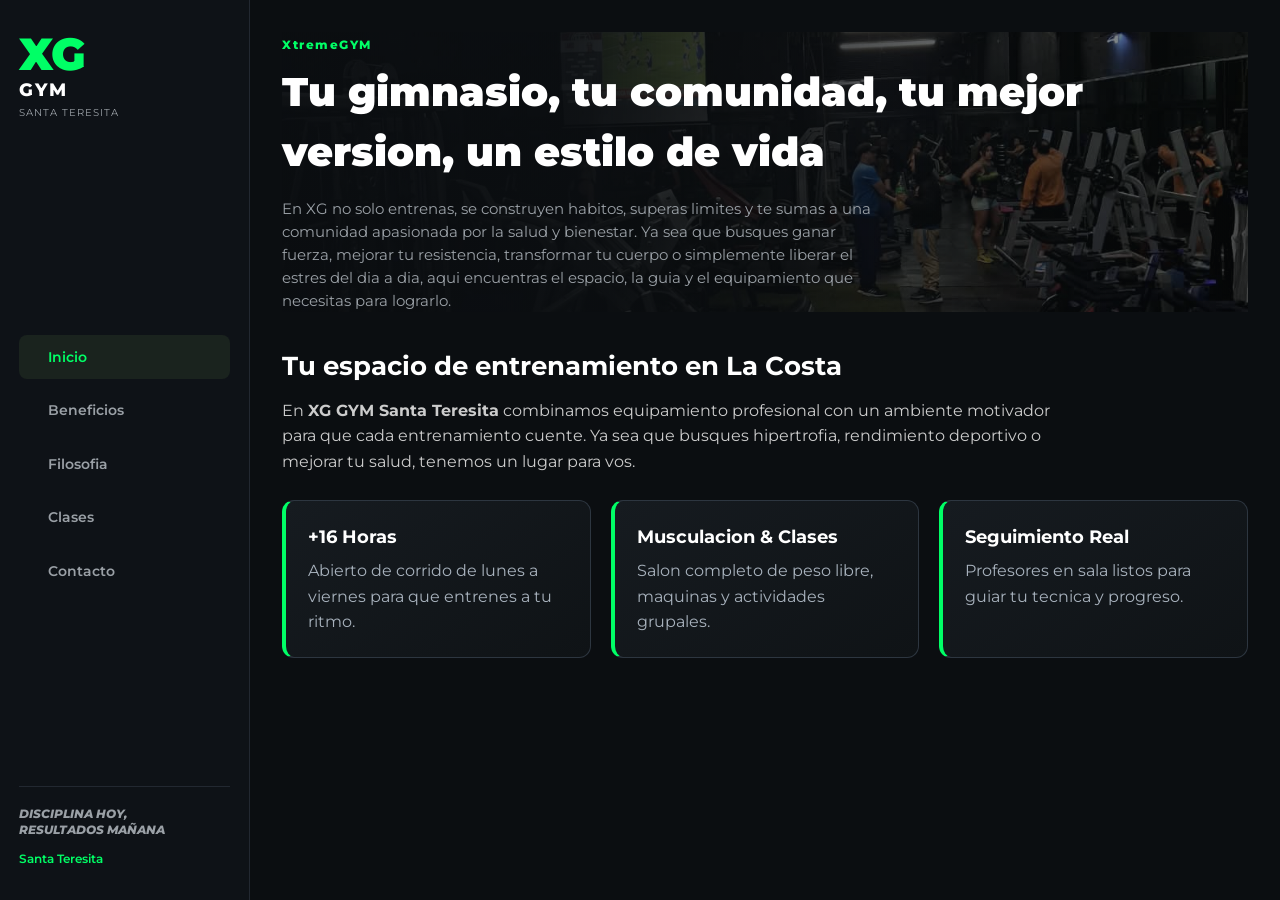
<file: index.html>
<!DOCTYPE html>
<html lang="en">

<head>
    <meta charset="UTF-8">
    <meta name="viewport" content="width=device-width, initial-scale=1.0">
    <link rel="preconnect" href="https://fonts.googleapis.com">
    <link rel="preconnect" href="https://fonts.gstatic.com" crossorigin>
    <link href="https://fonts.googleapis.com/css2?family=Montserrat:wght@400;600;800;900&display=swap" rel="stylesheet">
    <link rel="stylesheet" href="style.css">
    <title>XtremeGYM - Inicio</title>
</head>

<body>

    <div class="dashboard-container">

        <aside class="sidebar">
            <div class="logo">
                <span class="logo-xg">XG</span>
                <span class="logo-sub">GYM</span>
                <span class="logo-city">SANTA TERESITA</span>
            </div>

            <nav class="sidebar-nav">
                <ul>
                    <li class="active"><a href="index.html"><span></span> Inicio</a></li>
                    <li><a href="beneficios.html"><span></span> Beneficios</a></li>
                    <li><a href="filosofia.html"><span></span> Filosofia</a></li>
                    <li><a href="clases.html"><span></span> Clases</a></li>
                    <li><a href="contacto.html"><span></span> Contacto</a></li>
                </ul>
            </nav>

            <div class="sidebar-footer">
                <p class="slogan-side">DISCIPLINA HOY,<br>RESULTADOS MAÑANA</p>
                <div class="location-badge"> Santa Teresita</div>
            </div>
        </aside>

        <main class="main-content">
            <section id="inicio" class="hero-banner">
                <div class="hero-overlay">
                    <span class="tag">XtremeGYM</span>
                    <h1>Tu gimnasio, tu comunidad, tu mejor version, un estilo de vida</h1>
                    <p>En XG no solo entrenas, se construyen habitos, superas limites y te sumas a una comunidad apasionada por la salud y bienestar. Ya sea que busques ganar fuerza, mejorar tu resistencia, transformar tu cuerpo o simplemente liberar el estres del dia a dia, aqui encuentras el espacio, la guia y el equipamiento que necesitas para lograrlo.</p>
                </div>
            </section>

            <section class="inicio-extra">
                <h2>Tu espacio de entrenamiento en La Costa</h2>
                <p>En <strong>XG GYM Santa Teresita</strong> combinamos equipamiento profesional con un ambiente motivador para que cada entrenamiento cuente. Ya sea que busques hipertrofia, rendimiento deportivo o mejorar tu salud, tenemos un lugar para vos.</p>

                <div class="cards-resumen">
                    <div class="card-info">
                        <h3>+16 Horas</h3>
                        <p>Abierto de corrido de lunes a viernes para que entrenes a tu ritmo.</p>
                    </div>
                    <div class="card-info">
                        <h3>Musculacion & Clases</h3>
                        <p>Salon completo de peso libre, maquinas y actividades grupales.</p>
                    </div>
                    <div class="card-info">
                        <h3>Seguimiento Real</h3>
                        <p>Profesores en sala listos para guiar tu tecnica y progreso.</p>
                    </div>
                </div>
            </section>
        </main>

    </div>

</body>

</html>
</file>
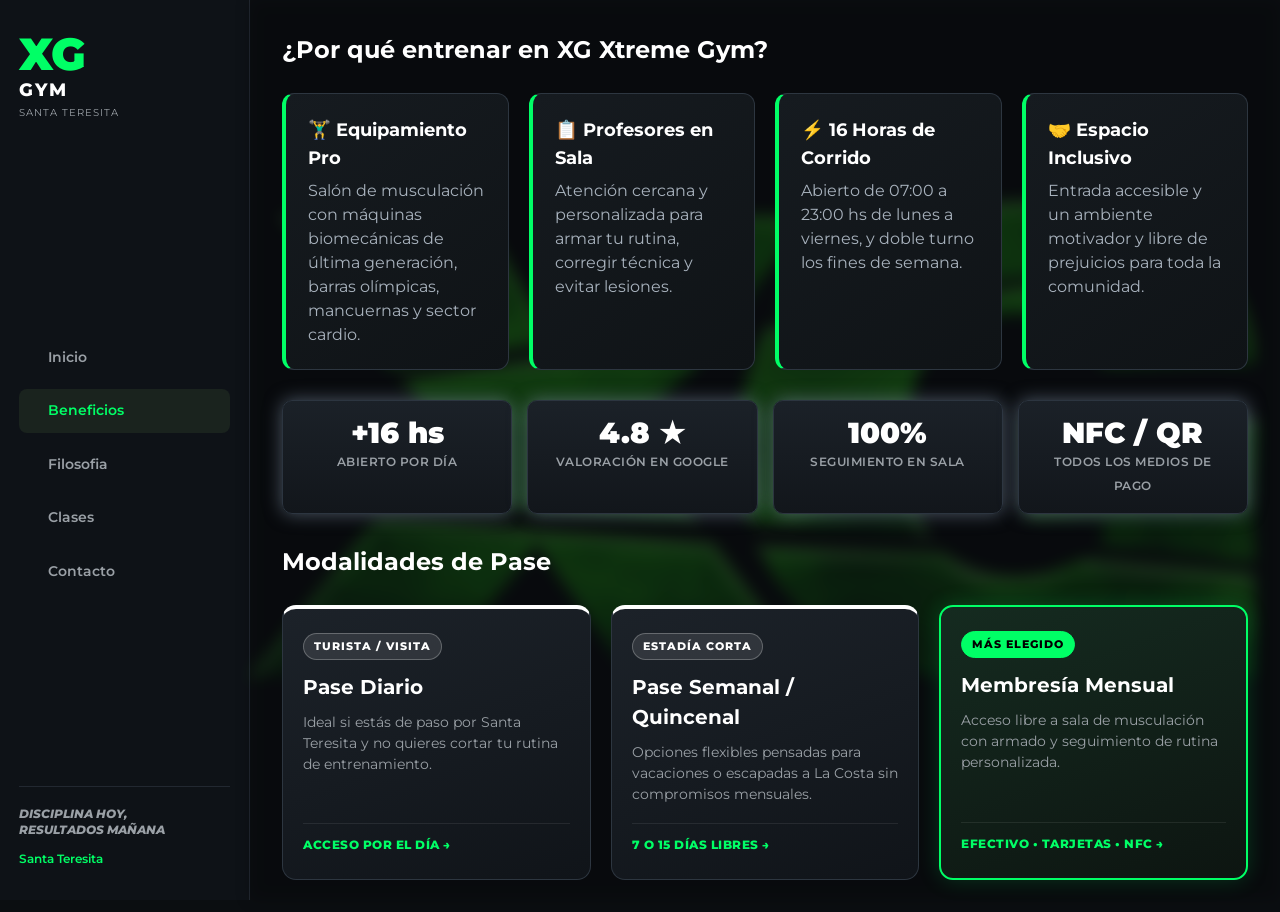
<file: beneficios.html>
<!DOCTYPE html>
<html lang="es">

<head>
    <meta charset="UTF-8">
    <meta name="viewport" content="width=device-width, initial-scale=1.0">
    <link rel="preconnect" href="https://fonts.googleapis.com">
    <link rel="preconnect" href="https://fonts.gstatic.com" crossorigin>
    <link href="https://fonts.googleapis.com/css2?family=Montserrat:wght@400;600;800;900&display=swap" rel="stylesheet">
    <link rel="stylesheet" href="style.css">
    <title>XtremeGYM - Beneficios</title>
</head>

<body>

    <div class="dashboard-container">

        <aside class="sidebar">
            <div class="logo">
                <span class="logo-xg">XG</span>
                <span class="logo-sub">GYM</span>
                <span class="logo-city">SANTA TERESITA</span>
            </div>

            <nav class="sidebar-nav">
                <ul>
                    <li><a href="index.html"><span></span> Inicio</a></li>
                    <li class="active"><a href="beneficios.html"><span></span> Beneficios</a></li>
                    <li><a href="filosofia.html"><span></span> Filosofia</a></li>
                    <li><a href="clases.html"><span></span> Clases</a></li>
                    <li><a href="contacto.html"><span></span> Contacto</a></li>
                </ul>
            </nav>

            <div class="sidebar-footer">
                <p class="slogan-side">DISCIPLINA HOY,<br>RESULTADOS MAÑANA</p>
                <div class="location-badge"> Santa Teresita</div>
            </div>
        </aside>

        <main class="main-content fondo-logo">
            <h2>¿Por qué entrenar en XG Xtreme Gym?</h2>

<div class="cards-resumen">
    <div class="card-info">
        <h3>🏋️‍♂️ Equipamiento Pro</h3>
        <p>Salón de musculación con máquinas biomecánicas de última generación, barras olímpicas, mancuernas y sector cardio.</p>
    </div>
    <div class="card-info">
        <h3>📋 Profesores en Sala</h3>
        <p>Atención cercana y personalizada para armar tu rutina, corregir técnica y evitar lesiones.</p>
    </div>
    <div class="card-info">
        <h3>⚡ 16 Horas de Corrido</h3>
        <p>Abierto de 07:00 a 23:00 hs de lunes a viernes, y doble turno los fines de semana.</p>
    </div>
    <div class="card-info">
        <h3>🤝 Espacio Inclusivo</h3>
        <p>Entrada accesible y un ambiente motivador y libre de prejuicios para toda la comunidad.</p>
    </div>
</div>

<!-- Barra visual de estadísticas para romper la monotonía -->
<div class="stats-bar">
    <div class="stat-item">
        <span class="stat-num">+16 hs</span>
        <span class="stat-label">Abierto por día</span>
    </div>
    <div class="stat-item">
        <span class="stat-num">4.8 ★</span>
        <span class="stat-label">Valoración en Google</span>
    </div>
    <div class="stat-item">
        <span class="stat-num">100%</span>
        <span class="stat-label">Seguimiento en sala</span>
    </div>
    <div class="stat-item">
        <span class="stat-num">NFC / QR</span>
        <span class="stat-label">Todos los medios de pago</span>
    </div>
</div>

<h2 style="margin-top: 25px;">Modalidades de Pase</h2>
<div class="cards-resumen">
    <div class="card-pase">
        <div>
            <span class="badge-pase">TURISTA / VISITA</span>
            <h3>Pase Diario</h3>
            <p>Ideal si estás de paso por Santa Teresita y no quieres cortar tu rutina de entrenamiento.</p>
        </div>
        <div class="pase-footer">Acceso por el día →</div>
    </div>

    <div class="card-pase">
        <div>
            <span class="badge-pase">ESTADÍA CORTA</span>
            <h3>Pase Semanal / Quincenal</h3>
            <p>Opciones flexibles pensadas para vacaciones o escapadas a La Costa sin compromisos mensuales.</p>
        </div>
        <div class="pase-footer">7 o 15 días libres →</div>
    </div>

    <div class="card-pase destacado">
        <div>
            <span class="badge-pase">MÁS ELEGIDO</span>
            <h3>Membresía Mensual</h3>
            <p>Acceso libre a sala de musculación con armado y seguimiento de rutina personalizada.</p>
        </div>
        <div class="pase-footer">Efectivo • Tarjetas • NFC →</div>
    </div>
</div>
                </div>
            </section>
        </main>
            
    </div>

</body>

</html>
</file>
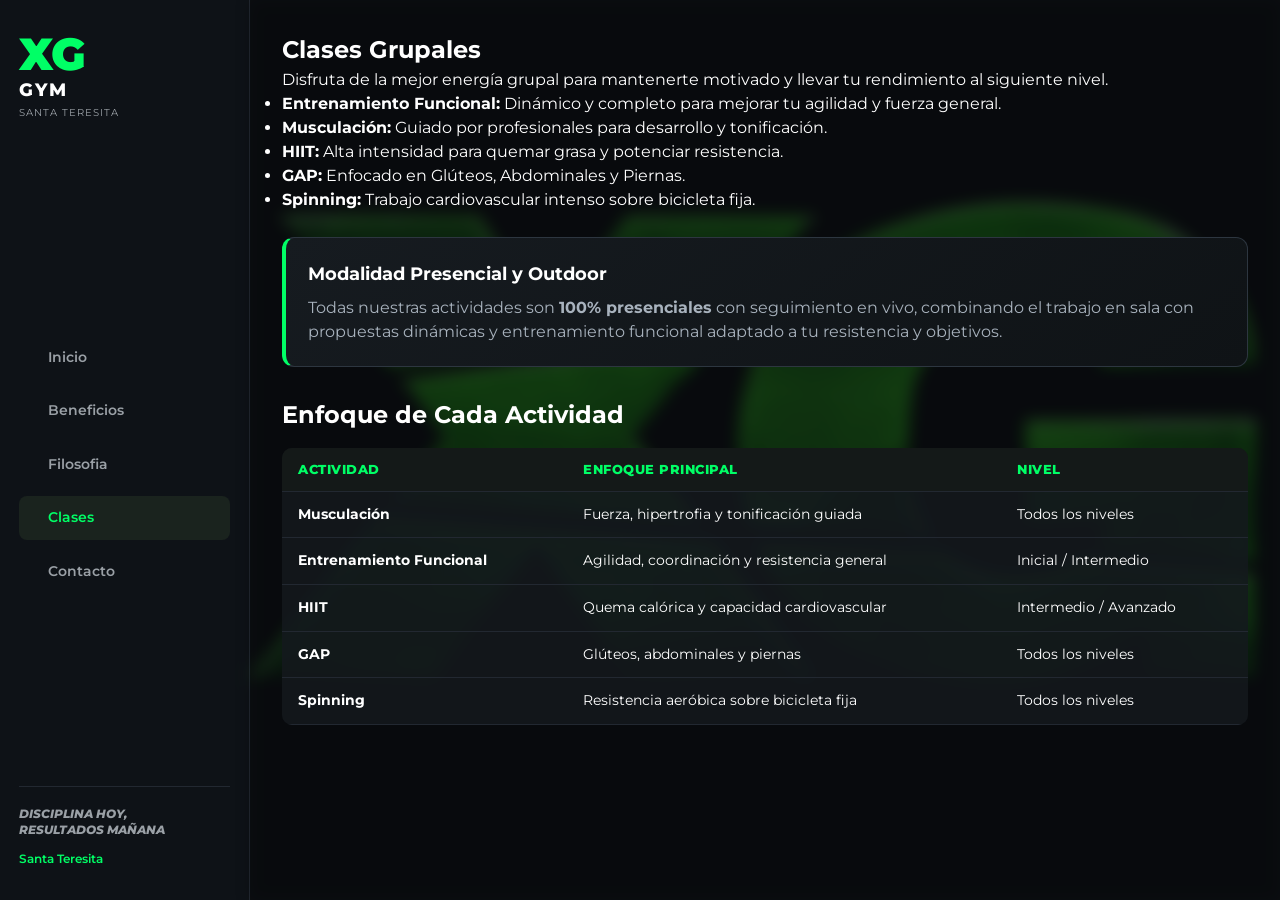
<file: clases.html>
<!DOCTYPE html>
<html lang="es">

<head>
    <meta charset="UTF-8">
    <meta name="viewport" content="width=device-width, initial-scale=1.0">
    <link rel="preconnect" href="https://fonts.googleapis.com">
    <link rel="preconnect" href="https://fonts.gstatic.com" crossorigin>
    <link href="https://fonts.googleapis.com/css2?family=Montserrat:wght@400;600;800;900&display=swap" rel="stylesheet">
    <link rel="stylesheet" href="style.css">
    <title>XtremeGYM - Clases</title>
</head>

<body>

    <div class="dashboard-container">

        <aside class="sidebar">
            <div class="logo">
                <span class="logo-xg">XG</span>
                <span class="logo-sub">GYM</span>
                <span class="logo-city">SANTA TERESITA</span>
            </div>

            <nav class="sidebar-nav">
                <ul>
                    <li><a href="index.html"><span></span> Inicio</a></li>
                    <li><a href="beneficios.html"><span></span> Beneficios</a></li>
                    <li><a href="filosofia.html"><span></span> Filosofia</a></li>
                    <li class="active"><a href="clases.html"><span></span> Clases</a></li>
                    <li><a href="contacto.html"><span></span> Contacto</a></li>
                </ul>
            </nav>

            <div class="sidebar-footer">
                <p class="slogan-side">DISCIPLINA HOY,<br>RESULTADOS MAÑANA</p>
                <div class="location-badge"> Santa Teresita</div>
            </div>
        </aside>

        <main class="main-content fondo-logo">
            <section id="clases">
                <h2>Clases Grupales</h2>
                <p>Disfruta de la mejor energía grupal para mantenerte motivado y llevar tu rendimiento al siguiente nivel.</p>
                <ul>
                    <li><strong>Entrenamiento Funcional:</strong> Dinámico y completo para mejorar tu agilidad y fuerza general.</li>
                    <li><strong>Musculación:</strong> Guiado por profesionales para desarrollo y tonificación.</li>
                    <li><strong>HIIT:</strong> Alta intensidad para quemar grasa y potenciar resistencia.</li>
                    <li><strong>GAP:</strong> Enfocado en Glúteos, Abdominales y Piernas.</li>
                    <li><strong>Spinning:</strong> Trabajo cardiovascular intenso sobre bicicleta fija.</li>
                </ul>

                <div class="card-info" style="margin-top: 25px;">
                    <h3>Modalidad Presencial y Outdoor</h3>
                    <p>Todas nuestras actividades son <strong>100% presenciales</strong> con seguimiento en vivo, combinando el trabajo en sala con propuestas dinámicas y entrenamiento funcional adaptado a tu resistencia y objetivos.</p>
                </div>

                <h2 style="margin-top: 30px;">Enfoque de Cada Actividad</h2>
                <table class="tabla-xg">
                    <thead>
                        <tr>
                            <th>Actividad</th>
                            <th>Enfoque Principal</th>
                            <th>Nivel</th>
                        </tr>
                    </thead>
                    <tbody>
                        <tr>
                            <td><strong>Musculación</strong></td>
                            <td>Fuerza, hipertrofia y tonificación guiada</td>
                            <td>Todos los niveles</td>
                        </tr>
                        <tr>
                            <td><strong>Entrenamiento Funcional</strong></td>
                            <td>Agilidad, coordinación y resistencia general</td>
                            <td>Inicial / Intermedio</td>
                        </tr>
                        <tr>
                            <td><strong>HIIT</strong></td>
                            <td>Quema calórica y capacidad cardiovascular</td>
                            <td>Intermedio / Avanzado</td>
                        </tr>
                        <tr>
                            <td><strong>GAP</strong></td>
                            <td>Glúteos, abdominales y piernas</td>
                            <td>Todos los niveles</td>
                        </tr>
                        <tr>
                            <td><strong>Spinning</strong></td>
                            <td>Resistencia aeróbica sobre bicicleta fija</td>
                            <td>Todos los niveles</td>
                        </tr>
                    </tbody>
                </table>
            </section>
        </main>

    </div>

</body>

</html>
</file>
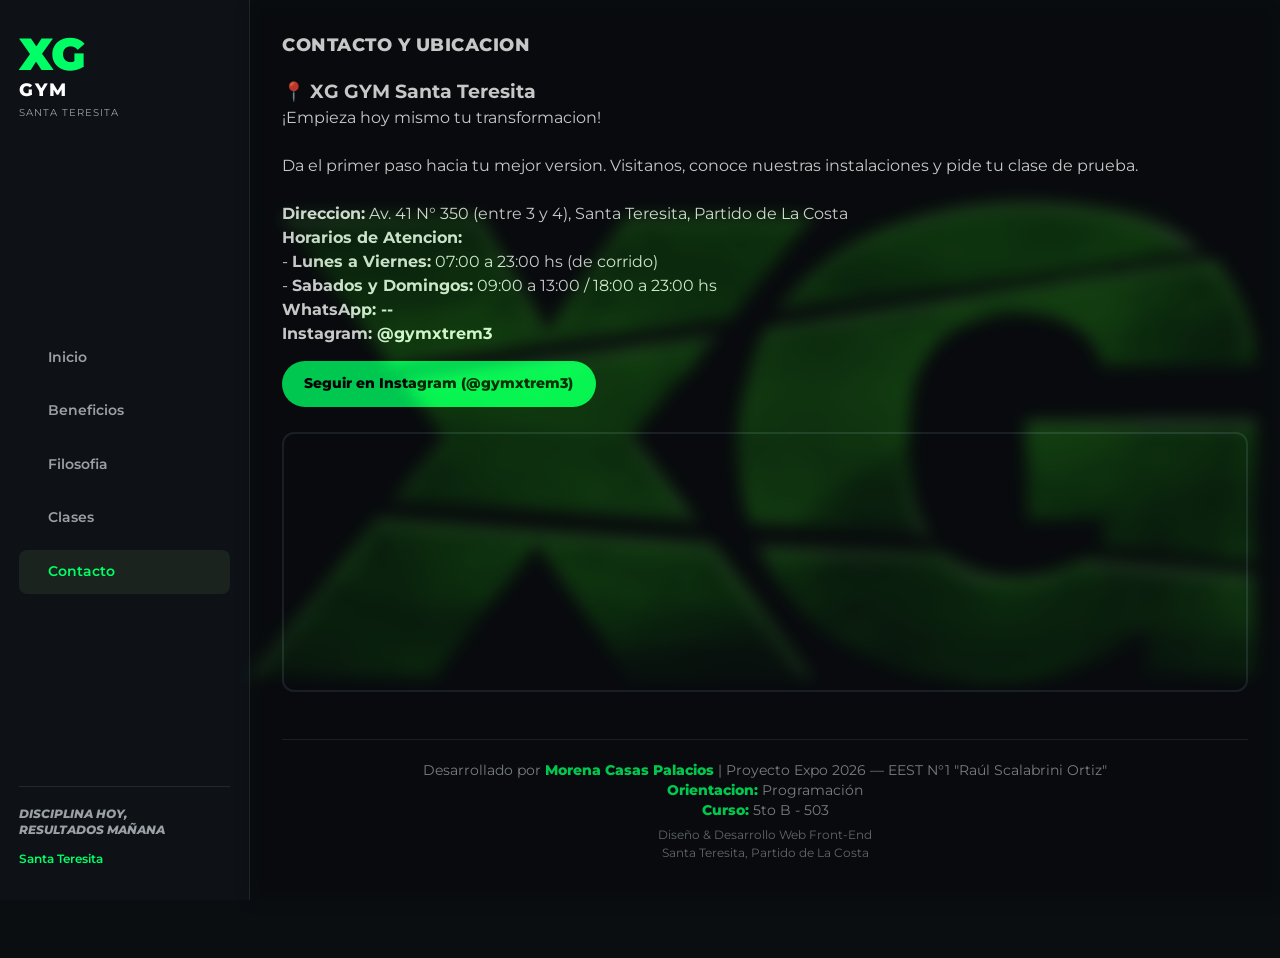
<file: contacto.html>
<!DOCTYPE html>
<html lang="en">

<head>
    <meta charset="UTF-8">
    <meta name="viewport" content="width=device-width, initial-scale=1.0">
    <link rel="preconnect" href="https://fonts.googleapis.com">
    <link rel="preconnect" href="https://fonts.gstatic.com" crossorigin>
    <link href="https://fonts.googleapis.com/css2?family=Montserrat:wght@400;600;800;900&display=swap" rel="stylesheet">
    <link rel="stylesheet" href="style.css">
    <title>XtremeGYM - Contacto</title>
</head>

<body>

    <div class="dashboard-container">

        <aside class="sidebar">
            <div class="logo">
                <span class="logo-xg">XG</span>
                <span class="logo-sub">GYM</span>
                <span class="logo-city">SANTA TERESITA</span>
            </div>

            <nav class="sidebar-nav">
                <ul>
                    <li><a href="index.html"><span></span> Inicio</a></li>
                    <li><a href="beneficios.html"><span></span> Beneficios</a></li>
                    <li><a href="filosofia.html"><span></span> Filosofia</a></li>
                    <li><a href="clases.html"><span></span> Clases</a></li>
                    <li class="active"><a href="contacto.html"><span></span> Contacto</a></li>
                </ul>
            </nav>

            <div class="sidebar-footer">
                <p class="slogan-side">DISCIPLINA HOY,<br>RESULTADOS MAÑANA</p>
                <div class="location-badge"> Santa Teresita</div>
            </div>
        </aside>

        <main class="main-content">
            <section id="contacto" class="section-container">
                <h2 class="section-title">CONTACTO Y UBICACION</h2>
                <div class="contacto-grid">
                    <h3>📍 XG GYM Santa Teresita</h3>
                    <p>¡Empieza hoy mismo tu transformacion! </p><br>
                    <p>Da el primer paso hacia tu mejor version. Visitanos, conoce nuestras instalaciones y pide tu
                        clase de prueba.</p><br>
                    <p class="info-item"><strong>Direccion:</strong> Av. 41 N° 350 (entre 3 y 4), Santa Teresita,
                        Partido de La Costa</p>
                    <p class="info-item"><strong>Horarios de Atencion:</strong><br>
                        - <strong>Lunes a Viernes:</strong> 07:00 a 23:00 hs (de corrido)<br>
                        - <strong>Sabados y Domingos:</strong> 09:00 a 13:00 / 18:00 a 23:00 hs
                    </p>
                    <p class="info-item"><strong>WhatsApp: --</strong></p>
                    <p class="info-item"><strong>Instagram: @gymxtrem3</strong></p>
                    <a href="https://www.instagram.com/gymxtrem3/" target="_blank" rel="noopener noreferrer"
                        class="btn-green" style="margin-top: 15px;">
                        Seguir en Instagram (@gymxtrem3)
                    </a>
                    <div style="margin-top: 25px;">
                        <iframe
                            src="https://maps.google.com/maps?q=Av.%2041%20350,%20Santa%20Teresita,%20Buenos%20Aires&t=&z=16&ie=UTF8&iwloc=&output=embed"
                            width="100%" height="260" style="border: 2px solid #222831; border-radius: 12px;"
                            allowfullscreen="" loading="lazy">
                        </iframe>
                    </div>
                <footer class="dev-footer">
                    <p>Desarrollado por <strong>Morena Casas Palacios</strong> | Proyecto Expo 2026 — EEST N°1 "Raúl Scalabrini Ortiz" <br> <strong>Orientacion:</strong> Programación</p>
                    <p><strong>Curso:</strong> 5to B - 503</p>
                    <p class="dev-sub">Diseño & Desarrollo Web Front-End <br> Santa Teresita, Partido de La Costa</p>
                </footer>
                </div>
            </section>
            <main class="main-content fondo-logo">
            </main>

    </div>

</body>

</html>
</file>
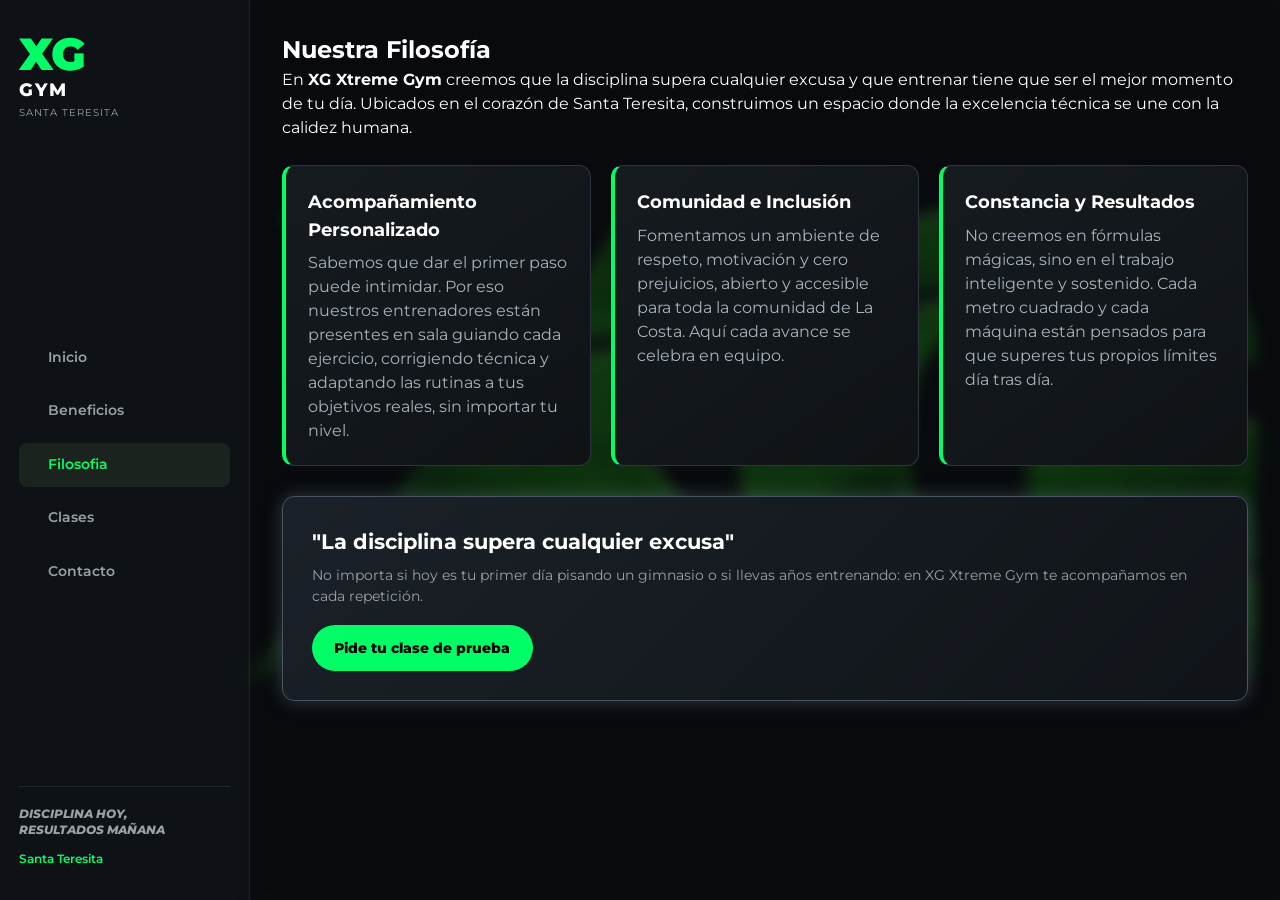
<file: filosofia.html>
<!DOCTYPE html>
<html lang="es">

<head>
    <meta charset="UTF-8">
    <meta name="viewport" content="width=device-width, initial-scale=1.0">
    <link rel="preconnect" href="https://fonts.googleapis.com">
    <link rel="preconnect" href="https://fonts.gstatic.com" crossorigin>
    <link href="https://fonts.googleapis.com/css2?family=Montserrat:wght@400;600;800;900&display=swap" rel="stylesheet">
    <link rel="stylesheet" href="style.css">
    <title>XtremeGYM - Filosofía</title>
</head>

<body>

    <div class="dashboard-container">

        <aside class="sidebar">
            <div class="logo">
                <span class="logo-xg">XG</span>
                <span class="logo-sub">GYM</span>
                <span class="logo-city">SANTA TERESITA</span>
            </div>

            <nav class="sidebar-nav">
                <ul>
                    <li><a href="index.html"><span></span> Inicio</a></li>
                    <li><a href="beneficios.html"><span></span> Beneficios</a></li>
                    <li class="active"><a href="filosofia.html"><span></span> Filosofia</a></li>
                    <li><a href="clases.html"><span></span> Clases</a></li>
                    <li><a href="contacto.html"><span></span> Contacto</a></li>
                </ul>
            </nav>

            <div class="sidebar-footer">
                <p class="slogan-side">DISCIPLINA HOY,<br>RESULTADOS MAÑANA</p>
                <div class="location-badge"> Santa Teresita</div>
            </div>
        </aside>

        <main class="main-content fondo-logo">
            <section id="filosofia">
                <h2>Nuestra Filosofía</h2>
                <p>En <strong>XG Xtreme Gym</strong> creemos que la disciplina supera cualquier excusa y que entrenar tiene que ser el mejor momento de tu día. Ubicados en el corazón de Santa Teresita, construimos un espacio donde la excelencia técnica se une con la calidez humana.</p>

                <div class="cards-resumen">
                    <div class="card-info">
                        <h3>Acompañamiento Personalizado</h3>
                        <p>Sabemos que dar el primer paso puede intimidar. Por eso nuestros entrenadores están presentes en sala guiando cada ejercicio, corrigiendo técnica y adaptando las rutinas a tus objetivos reales, sin importar tu nivel.</p>
                    </div>
                    <div class="card-info">
                        <h3>Comunidad e Inclusión</h3>
                        <p>Fomentamos un ambiente de respeto, motivación y cero prejuicios, abierto y accesible para toda la comunidad de La Costa. Aquí cada avance se celebra en equipo.</p>
                    </div>
                    <div class="card-info">
                        <h3>Constancia y Resultados</h3>
                        <p>No creemos en fórmulas mágicas, sino en el trabajo inteligente y sostenido. Cada metro cuadrado y cada máquina están pensados para que superes tus propios límites día tras día.</p>
                    </div>
                </div>

                <div class="banner-cta" style="margin-top: 30px;">
                    <h2>"La disciplina supera cualquier excusa"</h2>
                    <p>No importa si hoy es tu primer día pisando un gimnasio o si llevas años entrenando: en XG Xtreme Gym te acompañamos en cada repetición.</p>
                    <a href="contacto.html" class="btn-green">Pide tu clase de prueba</a>
                </div>
            </section>
        </main>

    </div>

</body>

</html>
</file>
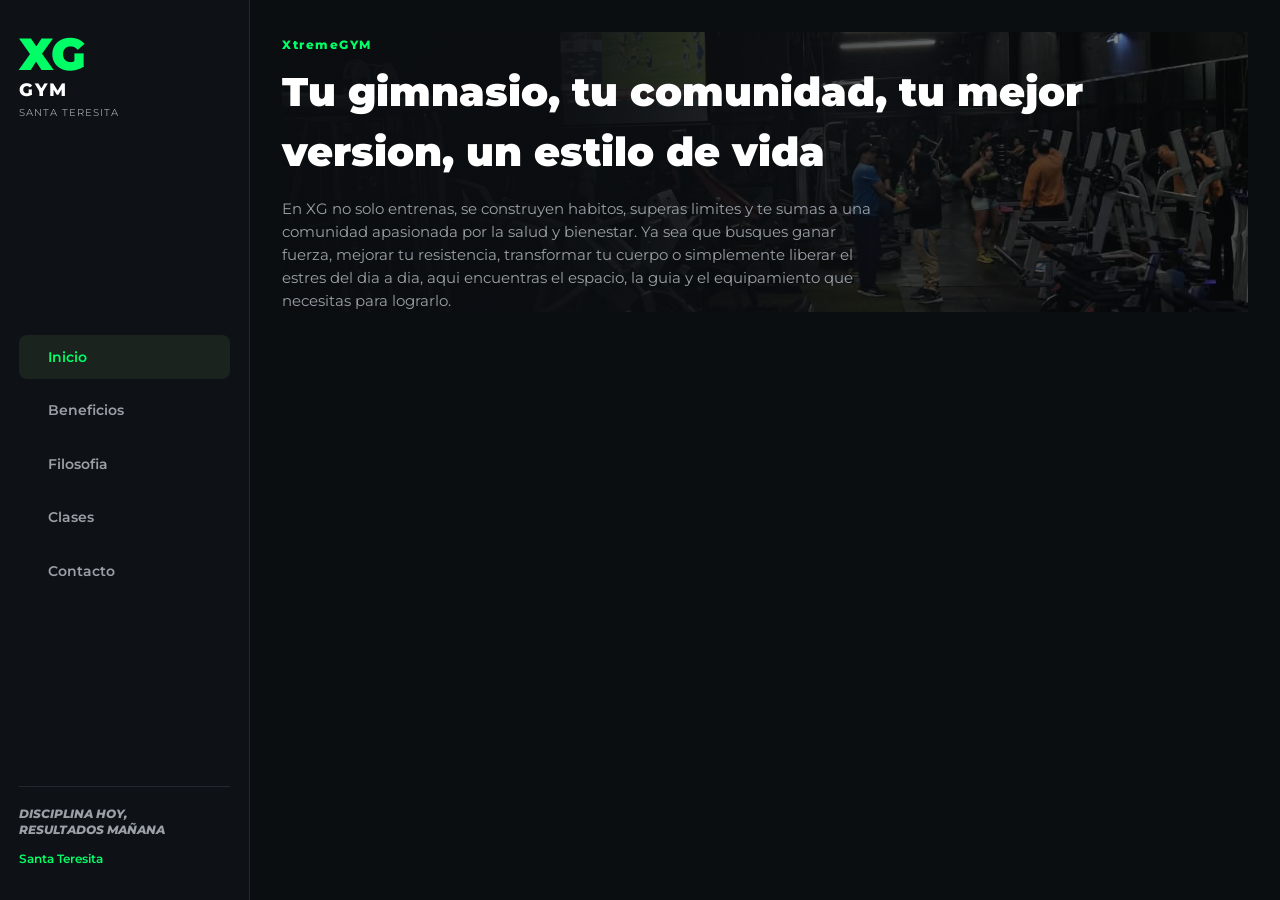
<file: inicio.html>
<!DOCTYPE html>
<html lang="en">

<head>
    <meta charset="UTF-8">
    <meta name="viewport" content="width=device-width, initial-scale=1.0">
    <link rel="preconnect" href="https://fonts.googleapis.com">
    <link rel="preconnect" href="https://fonts.gstatic.com" crossorigin>
    <link href="https://fonts.googleapis.com/css2?family=Montserrat:wght@400;600;800;900&display=swap" rel="stylesheet">
    <link rel="stylesheet" href="style.css">
    <title>XtremeGYM - Inicio</title>
</head>

<body>

    <div class="dashboard-container">

        <aside class="sidebar">
            <div class="logo">
                <span class="logo-xg">XG</span>
                <span class="logo-sub">GYM</span>
                <span class="logo-city">SANTA TERESITA</span>
            </div>

            <nav class="sidebar-nav">
                <ul>
                    <li class="active"><a href="index.html"><span></span> Inicio</a></li>
                    <li><a href="beneficios.html"><span></span> Beneficios</a></li>
                    <li><a href="filosofia.html"><span></span> Filosofia</a></li>
                    <li><a href="clases.html"><span></span> Clases</a></li>
                    <li><a href="contacto.html"><span></span> Contacto</a></li>
                </ul>
            </nav>

            <div class="sidebar-footer">
                <p class="slogan-side">DISCIPLINA HOY,<br>RESULTADOS MAÑANA</p>
                <div class="location-badge"> Santa Teresita</div>
            </div>
        </aside>

        <main class="main-content">
            <section id="inicio" class="hero-banner">
                <div class="hero-overlay">
                    <span class="tag">XtremeGYM</span>
                    <h1>Tu gimnasio, tu comunidad, tu mejor version, un estilo de vida</h1>
                    <p>En XG no solo entrenas, se construyen habitos, superas limites y te sumas a una comunidad apasionada por la salud y bienestar. Ya sea que busques ganar fuerza, mejorar tu resistencia, transformar tu cuerpo o simplemente liberar el estres del dia a dia, aqui encuentras el espacio, la guia y el equipamiento que necesitas para lograrlo.</p>
                </div>
            </section>
        </main>

    </div>

</body>

</html>
</file>
<file: style.css>
* {
    margin: 0;
    padding: 0;
    box-sizing: border-box;
}

:root {
    --bg-dark: #0b0e11;
    --bg-sidebar: #0e1217;
    --bg-card: #15191e;
    --bg-card-hover: #1c222a;
    --neon-green: #00ff66;
    --text-white: #ffffff;
    --text-gray: #9aa0a6;
    --border-color: #222831;
    --font-main: 'Montserrat', sans-serif;
}

body {
    font-family: var(--font-main);
    background-color: var(--bg-dark);
    color: var(--text-white);
    line-height: 1.5;
}

.dashboard-container {
    display: flex;
    min-height: 100vh;
}

.sidebar {
    width: 250px;
    background-color: var(--bg-sidebar);
    border-right: 1px solid var(--border-color);
    padding: 2rem 1.2rem;
    display: flex;
    flex-direction: column;
    justify-content: space-between;
    position: fixed;
    height: 100vh;
}

.logo {
    display: flex;
    flex-direction: column;
}

.logo-xg {
    font-size: 2.8rem;
    font-weight: 900;
    color: var(--neon-green);
    line-height: 1;
    letter-spacing: -1px;
}

.logo-sub {
    font-size: 1.1rem;
    font-weight: 800;
    color: var(--text-white);
    letter-spacing: 2px;
}

.logo-city {
    font-size: 0.65rem;
    color: var(--text-gray);
    letter-spacing: 1px;
    margin-top: 2px;
}

.sidebar-nav ul {
    list-style: none;
    margin-top: 2rem;
}

.sidebar-nav li {
    margin-bottom: 0.6rem;
}

.sidebar-nav a {
    color: var(--text-gray);
    text-decoration: none;
    font-size: 0.9rem;
    font-weight: 600;
    padding: 0.7rem 1rem;
    display: flex;
    align-items: center;
    gap: 0.8rem;
    border-radius: 8px;
    transition: all 0.3s ease;
}

.sidebar-nav li.active a,
.sidebar-nav a:hover {
    background-color: #1a231e;
    color: var(--neon-green);
}

.sidebar-footer {
    border-top: 1px solid var(--border-color);
    padding-top: 1.2rem;
}

.slogan-side {
    font-size: 0.75rem;
    font-weight: 800;
    font-style: italic;
    color: var(--text-gray);
    line-height: 1.3;
}

.location-badge {
    margin-top: 0.8rem;
    font-size: 0.75rem;
    color: var(--neon-green);
    font-weight: 600;
}

.main-content {
    margin-left: 250px;
    flex: 1;
    padding: 2rem;
    max-width: 1200px;
}

.hero-banner {
    background: linear-gradient(90deg, rgba(11, 14, 17, 0.95) 30%, rgba(11, 14, 17, 0.4)), 
                url('xtremegym.jpg');
    background-size: cover;
    background-position: center;
}

.tag {
    color: var(--neon-green);
    font-size: 0.75rem;
    font-weight: 800;
    letter-spacing: 1.5px;
}

.hero-banner h1 {
    font-size: 2.5rem;
    font-weight: 900;
    margin: 0.4rem 0 1rem 0;
    color: var(--text-white);
}

.hero-banner p {
    color: var(--text-gray);
    max-width: 600px;
    font-size: 0.95rem;
    margin-bottom: 1.5rem;
}

.btn-green {
    display: inline-block;
    background-color: var(--neon-green);
    color: #000;
    font-weight: 800;
    font-size: 0.85rem;
    padding: 0.8rem 1.4rem;
    border-radius: 30px;
    text-decoration: none;
    transition: transform 0.2s, background-color 0.2s;
}

.btn-green:hover {
    transform: translateY(-2px);
    background-color: #00cc52;
}

.section-title {
    font-size: 1.1rem;
    font-weight: 800;
    letter-spacing: 0.5px;
    margin-bottom: 1.2rem;
    color: var(--text-white);
}

.grid-cards {
    display: grid;
    grid-template-columns: repeat(auto-fit, minmax(190px, 1fr));
    gap: 1rem;
    margin-bottom: 2rem;
}

.card-feature {
    background-color: var(--bg-card);
    border: 1px solid var(--border-color);
    padding: 1.2rem;
    border-radius: 12px;
    transition: border-color 0.3s;
}

.card-feature:hover {
    border-color: var(--neon-green);
}

.card-icon {
    font-size: 1.5rem;
    margin-bottom: 0.5rem;
}

.card-feature h3 {
    font-size: 0.95rem;
    margin-bottom: 0.4rem;
    color: var(--text-white);
}

.card-feature p {
    font-size: 0.8rem;
    color: var(--text-gray);
}

.two-columns {
    display: grid;
    grid-template-columns: 1.4fr 1fr;
    gap: 1.5rem;
}

.card-box {
    background-color: var(--bg-card);
    border: 1px solid var(--border-color);
    padding: 1.5rem;
    border-radius: 12px;
    margin-bottom: 1.5rem;
}

.card-box p {
    color: var(--text-gray);
    font-size: 0.9rem;
}

.banner-cta {
    background: linear-gradient(135deg, #1b2128 0%, #101419 100%);
    border: 1px solid #4a5564;
    box-shadow: 0 0 18px rgba(130, 148, 170, 0.35);
    padding: 1.8rem;
    border-radius: 12px;
}

.banner-cta h2 {
    font-size: 1.3rem;
    color: var(--text-white);
    margin-bottom: 0.5rem;
}

.banner-cta p {
    font-size: 0.85rem;
    color: var(--text-gray);
    margin-bottom: 1.2rem;
}

.horario-atencion {
    background-color: #0f1318;
    padding: 0.8rem;
    border-radius: 8px;
    margin-bottom: 1.2rem;
    font-size: 0.8rem !important;
    border-left: 3px solid var(--neon-green);
}

.classes-list {
    display: flex;
    flex-direction: column;
    gap: 0.8rem;
}

.class-item {
    display: flex;
    align-items: center;
    justify-content: space-between;
    background-color: #0f1318;
    padding: 0.8rem 1rem;
    border-radius: 8px;
    border: 1px solid #1a2027;
}

.time {
    font-weight: 800;
    color: var(--neon-green);
    font-size: 1.1rem;
}

.class-details {
    display: flex;
    flex-direction: column;
}

.class-details strong {
    font-size: 0.85rem;
}

.class-details small {
    font-size: 0.7rem;
    color: var(--text-gray);
}

.badge-tag {
    border: 1px solid var(--neon-green);
    color: var(--neon-green);
    font-size: 0.65rem;
    font-weight: 800;
    padding: 0.2rem 0.5rem;
    border-radius: 12px;
}

/* Sección extra en Inicio */
.inicio-extra {
    margin-top: 35px;
}

.inicio-extra h2 {
    margin-bottom: 12px;
    font-size: 1.6rem;
}

.inicio-extra p {
    color: #cccccc;
    line-height: 1.6;
    max-width: 800px;
}

.cards-resumen {
    display: grid;
    grid-template-columns: repeat(auto-fit, minmax(220px, 1fr));
    gap: 20px;
    margin-top: 25px;
}

/* Fondo con logo difuminado para Beneficios, Filosofía, Clases y Contacto */
.main-content.fondo-logo {
    position: relative;
    z-index: 1;
}

.main-content.fondo-logo::before {
    content: "";
    position: fixed;
    top: 0;
    left: 250px;
    right: 0;
    bottom: 0;
    background-image: url("Xtreme gym.png");
    background-repeat: no-repeat;
    background-position: center center;
    background-size: 165%; 
    filter: blur(8px);
    opacity: 0.22;
    z-index: -1;
    pointer-events: none;
}

@media (max-width: 768px) {
    .main-content.fondo-logo::before {
        left: 0;
        background-size: 180%;
    }
}

.tabla-xg {
    width: 100%;
    border-collapse: collapse;
    margin-top: 15px;
    background-color: rgba(21, 25, 30, 0.85);
    border-radius: 10px;
    overflow: hidden;
}

.tabla-xg th, .tabla-xg td {
    padding: 12px 16px;
    text-align: left;
    border-bottom: 1px solid #222831;
    font-size: 0.9rem;
}

.tabla-xg th {
    background-color: #141918;
    color: var(--neon-green);
    font-weight: 800;
    text-transform: uppercase;
    font-size: 0.8rem;
    letter-spacing: 0.5px;
}

.tabla-xg tr:hover {
    background-color: rgba(0, 255, 102, 0.05);
}

/* Footer en Contacto */
.dev-footer {
    margin-top: 40px;
    padding-top: 20px;
    border-top: 1px solid var(--border-color);
    text-align: center;
    color: var(--text-gray);
    font-size: 0.85rem;
}

.dev-footer strong {
    color: var(--neon-green);
    font-weight: 800;
}

.dev-footer .dev-sub {
    font-size: 0.75rem;
    margin-top: 5px;
    opacity: 0.8;
}

/* Animación de entrada general */
@keyframes aparecerArriba {
    from {
        opacity: 0;
        transform: translateY(18px);
    }
    to {
        opacity: 1;
        transform: translateY(0);
    }
}

.main-content section {
    animation: aparecerArriba 0.5s ease-out;
}

/* Animación de fluctuación sutil automática para dar vida sin confundir con botones */
@keyframes fluctuacionSuave {
    0%, 100% {
        transform: translateY(0px);
    }
    50% {
        transform: translateY(-20px);
    }
}

/* Tarjetas informativas con fluctuación sutil automática y sin zoom de clic */
.card-info {
    background: linear-gradient(145deg, #161b20 0%, #0f1316 100%);
    border-left: 4px solid var(--neon-green);
    border-top: 1px solid #2d3640;
    border-right: 1px solid #2d3640;
    border-bottom: 1px solid #2d3640;
    padding: 22px;
    border-radius: 12px;
    animation: fluctuacionSuave 6s ease-in-out infinite;
    cursor: default;
    position: relative;
    overflow: hidden;
}

/* Desfasar el tiempo de animación de las tarjetas para que no se muevan todas juntas al mismo tiempo */
.cards-resumen .card-info:nth-child(2) {
    animation-delay: 0.4s;
}

.cards-resumen .card-info:nth-child(3) {
    animation-delay: 1s;
}

.cards-resumen .card-info:nth-child(4) {
    animation-delay: 1.4s;
}

.card-info h3 {
    color: #ffffff;
    margin-bottom: 8px;
    font-size: 1.15rem;
}

.card-info p {
    color: #a8b2bd;
}

/* Tarjetas de Pase con marco estructurado en gris acero */
.card-pase {
    background: linear-gradient(160deg, #1c2229 0%, #101419 100%);
    border: 1px solid #2d3640;
    border-top: 4px solid #ffffff;
    padding: 24px 20px;
    border-radius: 14px;
    display: flex;
    flex-direction: column;
    justify-content: space-between;
    position: relative;
}

.card-pase.destacado {
    background: linear-gradient(160deg, #152b20 0%, #0d1511 100%);
    border: 2px solid var(--neon-green);
    box-shadow: 0 0 22px rgba(0, 255, 102, 0.18);
}

.badge-pase {
    display: inline-block;
    width: fit-content;
    background-color: rgba(255, 255, 255, 0.1);
    color: #ffffff;
    font-size: 0.7rem;
    font-weight: 800;
    padding: 4px 10px;
    border-radius: 20px;
    letter-spacing: 1px;
    margin-bottom: 12px;
    border: 1px solid rgba(255, 255, 255, 0.25);
}

.card-pase.destacado .badge-pase {
    background-color: var(--neon-green);
    color: #000;
    border-color: var(--neon-green);
}

.card-pase h3 {
    font-size: 1.25rem;
    color: #fff;
    margin-bottom: 10px;
}

.card-pase p {
    font-size: 0.88rem;
    color: var(--text-gray);
    margin-bottom: 18px;
}

.pase-footer {
    font-size: 0.78rem;
    font-weight: 800;
    color: var(--neon-green);
    text-transform: uppercase;
    letter-spacing: 0.5px;
    border-top: 1px solid rgba(255, 255, 255, 0.08);
    padding-top: 12px;
}

/* Barra de estadísticas con diseño metálico y sin transformaciones agresivas */
.stats-bar {
    display: grid;
    grid-template-columns: repeat(auto-fit, minmax(150px, 1fr));
    gap: 15px;
    margin: 30px 0;
}

.stat-item {
    background: linear-gradient(180deg, #1b2128 0%, #12161b 100%);
    border: 1px solid #2c3540;
    border-radius: 10px;
    padding: 16px;
    text-align: center;
   box-shadow: 0 0 18px rgba(130, 148, 170, 0.55);
}

.stat-num {
    display: block;
    font-size: 1.8rem;
    font-weight: 900;
    color: #ffffff;
    line-height: 1.1;
}

.stat-label {
    font-size: 0.75rem;
    color: var(--text-gray);
    text-transform: uppercase;
    font-weight: 600;
    letter-spacing: 0.5px;
}
</file>
